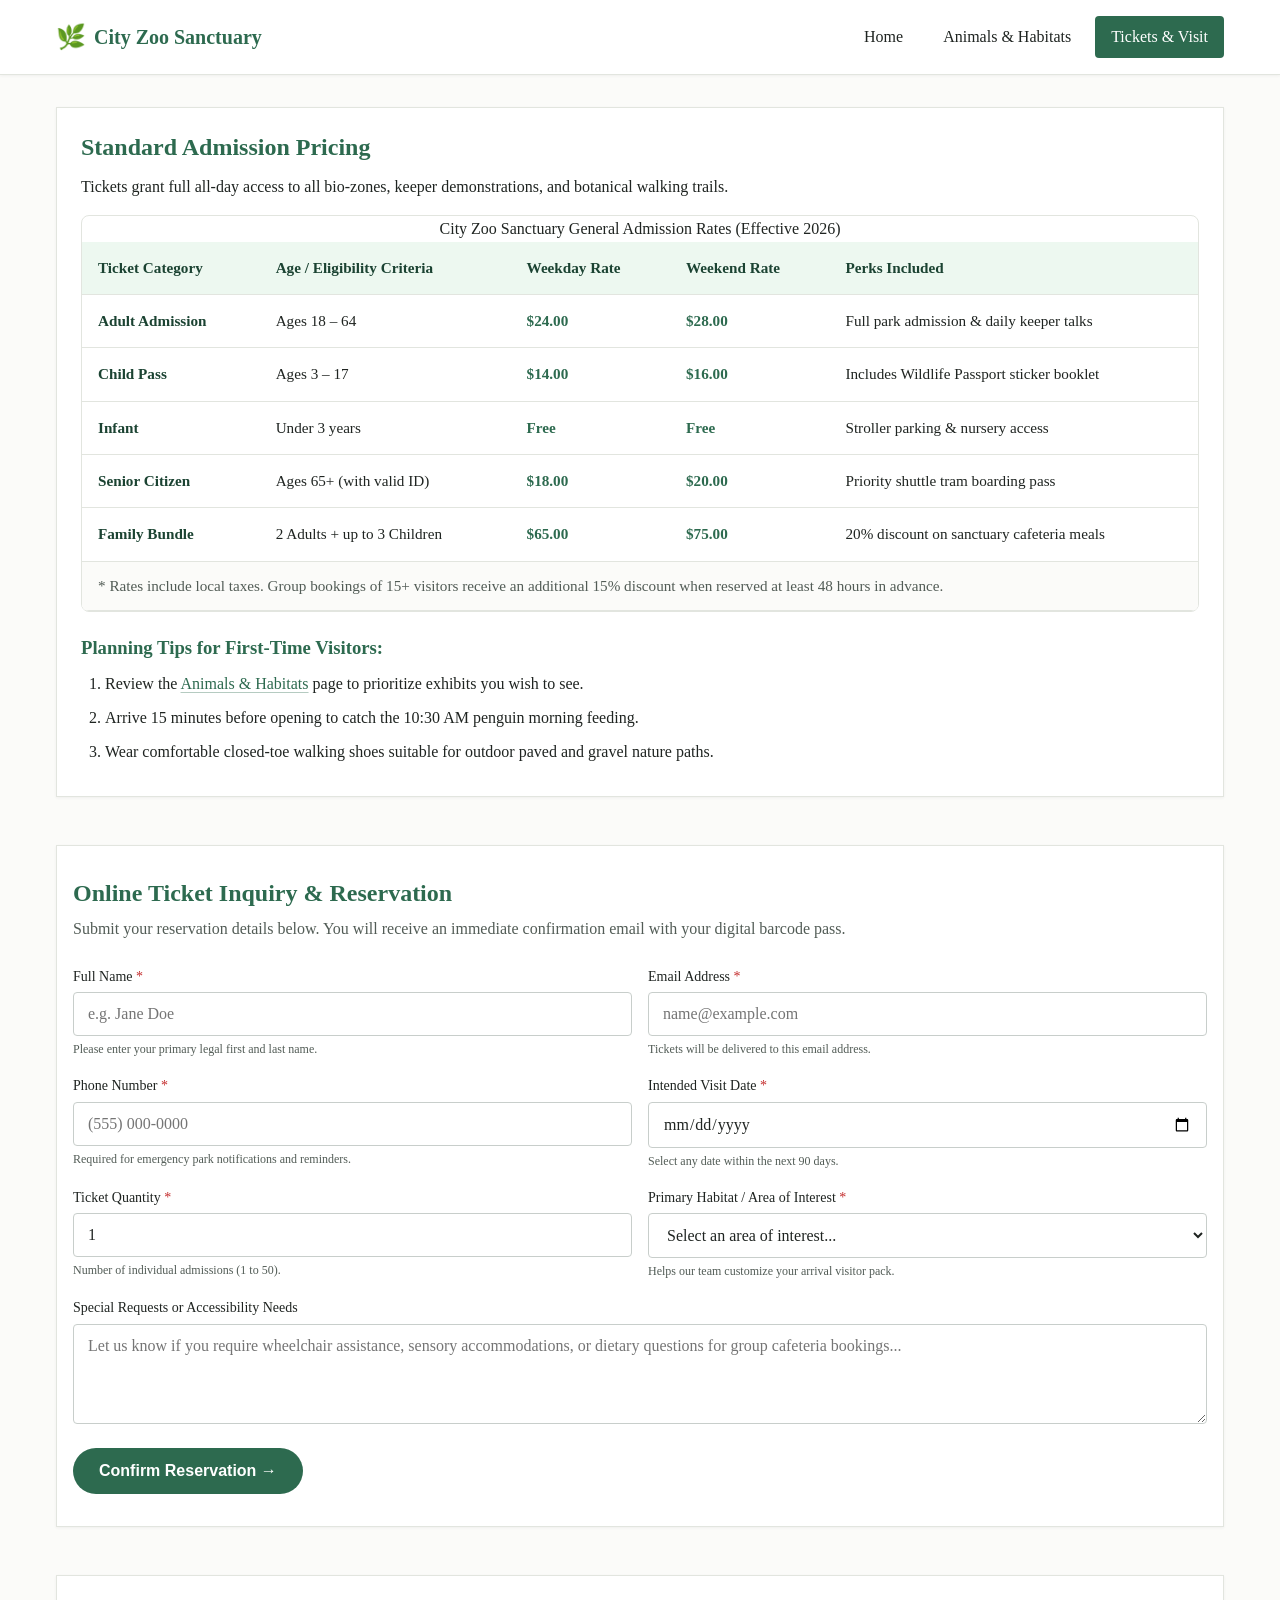
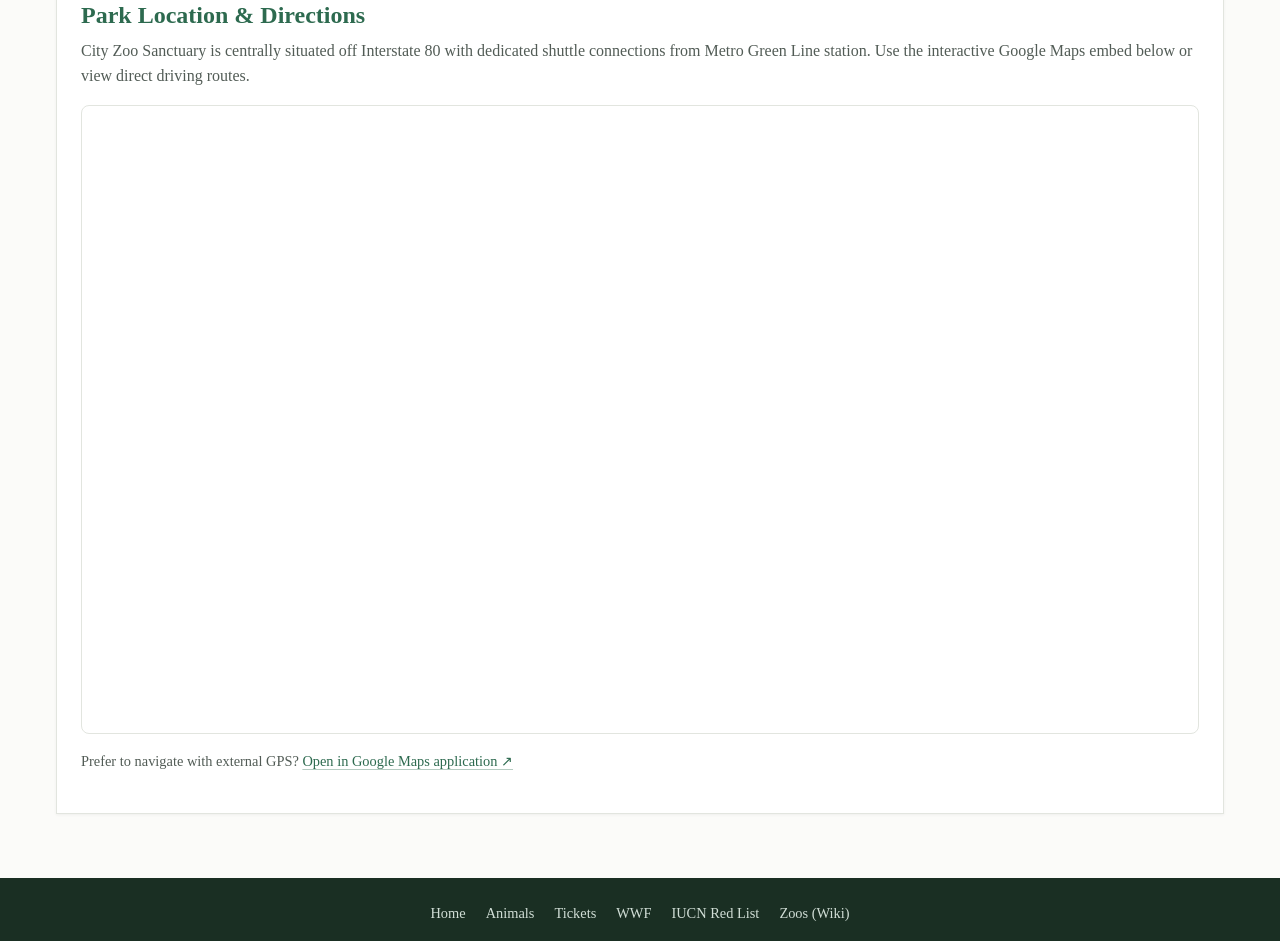
<file: Project1/tickets.html>
<!DOCTYPE html>
<html lang="en">

<head>
  <meta charset="UTF-8">
  <meta name="viewport" content="width=device-width, initial-scale=1.0">
  <meta http-equiv="X-UA-Compatible" content="IE=edge">

  <title>City Zoo Sanctuary | Admission Tickets, Pricing &amp; Directions</title>
  <meta name="description"
    content="View admission rates for adults, children, seniors, and family passes. Reserve your tickets online and find directions via our interactive map.">

  <!-- Baseline Design Tokens & Core Stylesheet -->
  <link rel="stylesheet" href="css/style.css">
</head>

<body>

  <!-- Site Header -->
  <header class="site-header">
    <div class="container navbar-container">
      <a href="index.html" class="brand-link">
        <span class="brand-logo-icon">🌿</span>
        <span>City Zoo Sanctuary</span>
      </a>

      <!-- Primary Site Navigation -->
      <nav class="site-nav">
        <ul class="nav-menu">
          <li class="nav-item"><a href="index.html" class="nav-link">Home</a></li>
          <li class="nav-item"><a href="animals.html" class="nav-link">Animals &amp; Habitats</a></li>
          <li class="nav-item"><a href="tickets.html" class="nav-link active">Tickets &amp; Visit</a></li>
        </ul>
      </nav>
    </div>
  </header>

  <!-- Main Content -->
  <main class="site-main">
    <div class="container">


      <!-- Layout Grid: Pricing Table & Booking Form -->
      <div class="tickets-layout-grid">

        <!-- Section: Structured Pricing Table -->
        <section class="content-card">
          <h2>Standard Admission Pricing</h2>
          <p>Tickets grant full all-day access to all bio-zones, keeper demonstrations, and botanical walking trails.
          </p>

          <div class="table-responsive-wrapper">
            <table class="pricing-table">
              <caption>City Zoo Sanctuary General Admission Rates (Effective 2026)</caption>
              <thead>
                <tr>
                  <th scope="col">Ticket Category</th>
                  <th scope="col">Age / Eligibility Criteria</th>
                  <th scope="col">Weekday Rate</th>
                  <th scope="col">Weekend Rate</th>
                  <th scope="col">Perks Included</th>
                </tr>
              </thead>
              <tbody>
                <tr>
                  <th scope="row">Adult Admission</th>
                  <td>Ages 18 – 64</td>
                  <td class="price-tag">$24.00</td>
                  <td class="price-tag">$28.00</td>
                  <td>Full park admission &amp; daily keeper talks</td>
                </tr>
                <tr>
                  <th scope="row">Child Pass</th>
                  <td>Ages 3 – 17</td>
                  <td class="price-tag">$14.00</td>
                  <td class="price-tag">$16.00</td>
                  <td>Includes Wildlife Passport sticker booklet</td>
                </tr>
                <tr>
                  <th scope="row">Infant</th>
                  <td>Under 3 years</td>
                  <td class="price-tag">Free</td>
                  <td class="price-tag">Free</td>
                  <td>Stroller parking &amp; nursery access</td>
                </tr>
                <tr>
                  <th scope="row">Senior Citizen</th>
                  <td>Ages 65+ (with valid ID)</td>
                  <td class="price-tag">$18.00</td>
                  <td class="price-tag">$20.00</td>
                  <td>Priority shuttle tram boarding pass</td>
                </tr>
                <tr>
                  <th scope="row">Family Bundle</th>
                  <td>2 Adults + up to 3 Children</td>
                  <td class="price-tag">$65.00</td>
                  <td class="price-tag">$75.00</td>
                  <td>20% discount on sanctuary cafeteria meals</td>
                </tr>
              </tbody>
              <tfoot>
                <tr>
                  <td colspan="5">
                    * Rates include local taxes. Group bookings of 15+ visitors receive an additional 15% discount when
                    reserved at least 48 hours in advance.
                  </td>
                </tr>
              </tfoot>
            </table>
          </div>

          <div class="mt-lg">
            <h3>Planning Tips for First-Time Visitors:</h3>
            <ol class="instruction-steps">
              <li>Review the <a href="animals.html">Animals &amp; Habitats</a> page to prioritize exhibits you wish to
                see.</li>
              <li>Arrive 15 minutes before opening to catch the 10:30 AM penguin morning feeding.</li>
              <li>Wear comfortable closed-toe walking shoes suitable for outdoor paved and gravel nature paths.</li>
            </ol>
          </div>
        </section>

        <!-- Section: Ticket Booking / Reservation Form -->
        <section class="booking-form-card">
          <h2>Online Ticket Inquiry &amp; Reservation</h2>
          <p>
            Submit your reservation details below. You will receive an immediate confirmation email with your digital
            barcode pass.
          </p>

          <form action="#" method="post" class="booking-form" novalidate>

            <!-- Contact Row: Name & Email -->
            <div class="form-row-2col">
              <div class="form-group">
                <label for="visitor-name" class="form-label">
                  Full Name <span class="required-asterisk">*</span>
                </label>
                <input type="text" id="visitor-name" name="visitor_name" class="form-input" placeholder="e.g. Jane Doe"
                  required autocomplete="name">
                <span class="form-helper">Please enter your primary legal first and last name.</span>
              </div>

              <div class="form-group">
                <label for="visitor-email" class="form-label">
                  Email Address <span class="required-asterisk">*</span>
                </label>
                <input type="email" id="visitor-email" name="visitor_email" class="form-input"
                  placeholder="name@example.com" required autocomplete="email">
                <span class="form-helper">Tickets will be delivered to this email address.</span>
              </div>
            </div>

            <!-- Row 2: Phone & Date -->
            <div class="form-row-2col">
              <div class="form-group">
                <label for="visitor-phone" class="form-label">
                  Phone Number <span class="required-asterisk">*</span>
                </label>
                <input type="tel" id="visitor-phone" name="visitor_phone" class="form-input"
                  placeholder="(555) 000-0000" pattern="[0-9+() -]{7,20}" required autocomplete="tel">
                <span class="form-helper">Required for emergency park notifications and reminders.</span>
              </div>

              <div class="form-group">
                <label for="visit-date" class="form-label">
                  Intended Visit Date <span class="required-asterisk">*</span>
                </label>
                <input type="date" id="visit-date" name="visit_date" class="form-input" required>
                <span class="form-helper">Select any date within the next 90 days.</span>
              </div>
            </div>

            <!-- Row 3: Ticket Quantity & Area Dropdown -->
            <div class="form-row-2col">
              <div class="form-group">
                <label for="ticket-quantity" class="form-label">
                  Ticket Quantity <span class="required-asterisk">*</span>
                </label>
                <input type="number" id="ticket-quantity" name="ticket_quantity" class="form-input" min="1" max="50"
                  value="1" required>
                <span class="form-helper">Number of individual admissions (1 to 50).</span>
              </div>

              <div class="form-group">
                <label for="primary-biozone" class="form-label">
                  Primary Habitat / Area of Interest <span class="required-asterisk">*</span>
                </label>
                <select id="primary-biozone" name="primary_biozone" class="form-select" required>
                  <option value="" disabled selected>Select an area of interest...</option>
                  <option value="all">All Habitats (General Admission Pass)</option>
                  <option value="savannah">African Savannah &amp; Safari Trail</option>
                  <option value="rainforest">Tropical Rainforest Canopy Walk</option>
                  <option value="marine">Coastal Marine &amp; Penguin Cove</option>
                  <option value="himalayas">Himalayan Montane &amp; Red Panda Habitat</option>
                </select>
                <span class="form-helper">Helps our team customize your arrival visitor pack.</span>
              </div>
            </div>

            <!-- Special Requests Textarea -->
            <div class="form-group">
              <label for="special-requests" class="form-label">Special Requests or Accessibility Needs</label>
              <textarea id="special-requests" name="special_requests" class="form-textarea"
                placeholder="Let us know if you require wheelchair assistance, sensory accommodations, or dietary questions for group cafeteria bookings..."></textarea>
            </div>

            <!-- Submit Button -->
            <div class="mt-xs">
              <button type="submit" class="btn btn-primary btn-form-submit">
                Confirm Reservation &rarr;
              </button>
            </div>

          </form>
        </section>

        <!-- Section: Interactive Map with iframe -->
        <section class="map-card">
          <h2>Park Location &amp; Directions</h2>
          <p>
            City Zoo Sanctuary is centrally situated off Interstate 80 with dedicated shuttle connections from Metro
            Green Line station.
            Use the interactive Google Maps embed below or view direct driving routes.
          </p>

          <div class="map-iframe-container">
            <!-- Embedded Google Map using standard <iframe> with lazy loading and permissions -->
            <iframe
              src="https://www.google.com/maps/embed?pb=!1m18!1m12!1m3!1d3151.835434509374!2d144.9537353153166!3d-37.81627977975171!2m3!1f0!2f0!3f0!3m2!1i1024!2i768!4f13.1!3m3!1m2!1s0x0%3A0x0!2zMzfCsDQ4JzU4LjYiUyAxNDTCsDU3JzEzLjQiRQ!5e0!3m2!1sen!2sus!4v1614000000000"
              title="City Zoo Sanctuary Location Map &amp; Transit Routes" loading="lazy"
              referrerpolicy="no-referrer-when-downgrade" allowfullscreen></iframe>
          </div>

          <p class="mt-md text-subtle">
            Prefer to navigate with external GPS?
            <a href="https://maps.google.com/?q=Zoo+Sanctuary" target="_blank" rel="noopener noreferrer">
              Open in Google Maps application &nearr;
            </a>
          </p>
        </section>

      </div>

    </div>
  </main>

  <!-- Footer -->
  <footer class="site-footer">
    <div class="container footer-container">
      <div class="footer-links">
        <a href="index.html">Home</a>
        <a href="animals.html">Animals</a>
        <a href="tickets.html">Tickets</a>
        <a href="https://www.worldwildlife.org" target="_blank" rel="noopener noreferrer">WWF</a>
        <a href="https://www.iucnredlist.org" target="_blank" rel="noopener noreferrer">IUCN Red List</a>
        <a href="https://en.wikipedia.org/wiki/Zoo" target="_blank" rel="noopener noreferrer">Zoos (Wiki)</a>
      </div>
    </div>
  </footer>

</body>

</html>
</file>
<file: Project1/css/style.css>
@import url('variables.css');

* {
  box-sizing: border-box;
  margin: 0;
  padding: 0;
}

html {
  font-size: 16px;
  scroll-behavior: smooth;
}

body {
  font-family: david;
  font-size: 1rem;
  line-height: 1.6;
  color: var(--color-text-main);
  background-color: var(--color-bg-main);
  display: flex;
  flex-direction: column;
  min-height: 100vh;
  overflow-x: hidden;
}

img,
video,
iframe,
embed {
  max-width: 100%;
  display: block;
}

a {
  color: var(--color-primary);
  text-decoration: underline;
  text-decoration-color: rgba(45, 106, 79, 0.35);
  text-underline-offset: 3px;
  transition: color 0.15s ease-in-out,
    text-decoration-color 0.15s ease-in-out;
}

a:hover,
a:focus-visible {
  color: var(--color-primary-hover);
  text-decoration-color: var(--color-primary-hover);
}

h1,
h2,
h3,
h4 {
  font-family: Georgia;
  line-height: 1.25;
  color: var(--color-text-main);
}

/* Layout Containers */
.container {
  width: 100%;
  max-width: 1200px;
  margin-left: auto;
  margin-right: auto;
  padding-left: 1rem;
  padding-right: 1rem;
}

.site-main {
  flex: 1 0 auto;
  padding-top: 2rem;
  padding-bottom: 4rem;
}

/* Header & Navigation */
.site-header {
  background-color: var(--color-bg-surface);
  border-bottom: 1px solid #e2e5df;
  box-shadow: 0 1px 3px rgba(0, 0, 0, 0.05);
  position: sticky;
  top: 0;
  z-index: 100;
}

.navbar-container {
  display: flex;
  flex-direction: column;
  align-items: center;
  padding-top: 0.75rem;
  padding-bottom: 0.75rem;
  gap: 0.75rem;
}

.brand-link {
  display: flex;
  align-items: center;
  gap: 0.5rem;
  text-decoration: none;
  font-size: 1.25rem;
  font-weight: 700;
  color: var(--color-primary);
}

.brand-logo-icon {
  font-size: 1.5rem;
  line-height: 1;
}

.nav-menu {
  list-style: none;
  display: flex;
  flex-direction: column;
  align-items: center;
  width: 100%;
  gap: 0.5rem;
}

.nav-item {
  width: 100%;
  text-align: center;
}

.nav-link {
  display: block;
  text-decoration: none;
  padding: 0.5rem 1rem;
  font-weight: 500;
  color: var(--color-text-main);
  border-radius: 4px;
  transition: all 0.15s ease-in-out;
}

.nav-link:hover,
.nav-link:focus-visible {
  background-color: var(--color-primary-light);
  color: var(--color-primary-hover);
}

.nav-link.active {
  background-color: var(--color-primary);
  color: var(--color-text-inverse);
}

.btn {
  display: inline-block;
  padding: 0.75rem 1.5rem;
  font-size: 1rem;
  font-weight: 600;
  text-decoration: none;
  border-radius: 9999px;
  border: 2px solid transparent;
  cursor: pointer;
  transition: transform 0.15s ease-in-out,
    box-shadow 0.15s ease-in-out,
    background-color 0.25s ease-in-out,
    border-color 0.25s ease-in-out,
    color 0.25s ease-in-out;
}

.btn:active {
  transform: translateY(0);
  box-shadow: 0 1px 3px rgba(0, 0, 0, 0.08);
}

.btn-primary {
  background-color: var(--color-primary);
  color: var(--color-text-inverse);
}

.btn-primary:hover,
.btn-primary:focus-visible {
  background-color: var(--color-primary-hover);
  color: var(--color-text-inverse);
  transform: translateY(-2px);
  box-shadow: 0 4px 12px rgba(0, 0, 0, 0.15);
}

.btn-secondary {
  background-color: transparent;
  border-color: var(--color-primary);
  color: var(--color-primary);
}

.btn-secondary:hover,
.btn-secondary:focus-visible {
  background-color: var(--color-primary-light);
  transform: translateY(-2px);
  box-shadow: 0 2px 6px rgba(45, 106, 79, 0.12);
}

/* Home Page Layout */
.home-layout-grid {
  display: grid;
  grid-template-columns: 1fr;
  gap: 2rem;
}

.home-main-column {
  display: flex;
  flex-direction: column;
  gap: 2rem;
}

.content-card {
  background-color: var(--color-bg-surface);
  border: 1px solid #e2e5df;
  padding: 1.5rem;
  box-shadow: 0 1px 3px rgba(0, 0, 0, 0.05);
  transition: transform 0.25s ease-in-out,
    box-shadow 0.25s ease-in-out;
}

.content-card:hover {
  transform: translateY(-2px);
  box-shadow: 0 4px 12px rgba(0, 0, 0, 0.08);
}

.content-card h2,
.content-card h3 {
  margin-bottom: 0.75rem;
  color: var(--color-primary);
}

/* Animal of the Month Article */
.featured-article {
  background-color: var(--color-bg-surface);
}

.featured-article-content {
  display: flex;
  flex-direction: column;
  gap: 1rem;
}

.featured-img-wrap img {
  width: 100%;
  height: 240px;
  object-fit: cover;
  border-radius: 4px;
}

/* Sidebar Aside */
.sidebar-aside {
  display: flex;
  flex-direction: column;
  gap: 1.5rem;
}

.sidebar-box {
  background-color: var(--color-bg-surface);
  border: 1px solid #e2e5df;
  padding: 1.5rem;
  box-shadow: 0 1px 3px rgba(0, 0, 0, 0.05);
}

.sidebar-box h3 {
  border-bottom: 2px solid var(--color-primary-light);
  padding-bottom: 0.5rem;
  margin-bottom: 0.75rem;
}

/* Quick Facts & Operating Hours Lists */
.facts-list,
.hours-list,
.instruction-steps {
  padding-left: 1.5rem;
  margin-top: 0.5rem;
}

.facts-list li,
.hours-list li,
.instruction-steps li {
  margin-bottom: 0.5rem;
}

.hours-highlight {
  font-weight: 700;
  color: var(--color-primary);
}

/* Animals Gallery */
.gallery-grid {
  display: grid;
  grid-template-columns: repeat(auto-fit, minmax(280px, 1fr));
  gap: 1.5rem;
  margin-top: 1.5rem;
  margin-bottom: 3rem;
}

.animal-card {
  display: flex;
  flex-direction: column;
  background-color: var(--color-bg-surface);
  border: 1px solid #e2e5df;
  overflow: hidden;
  box-shadow: 0 1px 3px rgba(0, 0, 0, 0.06);
  transition: transform 0.25s ease-in-out, box-shadow 0.25s ease-in-out;
}

.animal-card:hover {
  transform: translateY(-4px);
  box-shadow: 0 4px 12px rgba(0, 0, 0, 0.12);
}

.animal-img-wrapper {
  position: relative;
  width: 100%;
  aspect-ratio: 16 / 10;
  overflow: hidden;
  background-color: var(--color-bg-muted);
}

.animal-img-wrapper img {
  width: 100%;
  height: 100%;
  object-fit: cover;
  transition: transform 0.3s ease;
}

.animal-card:hover .animal-img-wrapper img {
  transform: scale(1.03);
}

.species-status-tag {
  position: absolute;
  top: 0.75rem;
  right: 0.75rem;
  font-size: 0.75rem;
  font-weight: 700;
  padding: 0.25rem 0.5rem;
  border-radius: 9999px;
  text-transform: uppercase;
  letter-spacing: 0.05em;
}

.status-vulnerable {
  background-color: #fef3c7;
  color: #92400e;
}

.status-endangered {
  background-color: #fee2e2;
  color: #991b1b;
}

.status-least-concern {
  background-color: #d1fae5;
  color: #065f46;
}

.animal-card-body {
  padding: 1rem;
  display: flex;
  flex-direction: column;
  flex-grow: 1;
}

.animal-card-body h3 {
  font-size: 1.25rem;
  margin-bottom: 0.25rem;
}

.scientific-name {
  font-style: italic;
  font-size: 0.875rem;
  color: var(--color-text-muted);
  margin-bottom: 0.5rem;
}

.animal-desc {
  font-size: 0.95rem;
  margin-bottom: 1rem;
  flex-grow: 1;
}

.learn-more-link {
  font-weight: 600;
  display: inline-flex;
  align-items: center;
  gap: 0.25rem;
}

/* Media Section */
.media-section {
  background-color: var(--color-bg-surface);
  border: 1px solid #e2e5df;
  padding: 2rem 1rem;
  margin-top: 3rem;
}

.media-section h2 {
  text-align: center;
  margin-bottom: 0.5rem;
}

.media-subtitle {
  text-align: center;
  color: var(--color-text-muted);
  margin-bottom: 2rem;
}

.media-grid {
  display: grid;
  grid-template-columns: 1fr;
  gap: 2rem;
}

.media-item {
  background-color: var(--color-bg-main);
  border: 1px solid #e2e5df;
  padding: 1rem;
}

.media-item h3 {
  margin-bottom: 0.5rem;
  font-size: 1.125rem;
}

.media-item p {
  font-size: 0.875rem;
  color: var(--color-text-muted);
  margin-bottom: 0.75rem;
}

.video-container {
  width: 100%;
  aspect-ratio: 16 / 9;
  border-radius: 4px;
  overflow: hidden;
  background-color: #000000;
}

.video-container video,
.video-container iframe {
  width: 100%;
  height: 100%;
  border: 0;
  display: block;
}

.audio-container audio {
  width: 100%;
  margin-top: 0.5rem;
}

.embed-pdf-container {
  width: 100%;
  height: 380px;
  border-radius: 4px;
  overflow: hidden;
  border: 1px solid var(--color-border-medium);
}

.embed-pdf-container embed {
  width: 100%;
  height: 100%;
}

.fallback-text {
  font-size: 0.75rem;
  margin-top: 0.5rem;
  color: var(--color-text-muted);
}

.fallback-text-spaced {
  margin-top: 1rem;
}

/* Reusable utility classes for typography & spacing */
.text-center {
  text-align: center;
}

.gallery-title {
  text-align: center;
  color: var(--color-primary);
}

.gallery-subtitle {
  text-align: center;
  color: var(--color-text-muted);
  max-width: 650px;
  margin: 0.5rem auto 1.5rem auto;
}

.article-heading-spaced {
  margin-top: 0.5rem;
}

.text-subtle {
  font-size: 0.9rem;
  color: var(--color-text-muted);
}

.text-subtle-sm {
  margin-top: 0.75rem;
  font-size: 0.85rem;
}

.mt-2xs {
  margin-top: 0.25rem;
}

.mt-xs {
  margin-top: 0.5rem;
}

.mt-sm {
  margin-top: 0.75rem;
}

.mt-md {
  margin-top: 1rem;
}

.mt-lg {
  margin-top: 1.5rem;
}

.mb-xs {
  margin-bottom: 0.5rem;
}

.btn-form-submit {
  min-width: 220px;
}

/* Tickets, Form & Map */
.tickets-layout-grid {
  display: grid;
  grid-template-columns: 1fr;
  gap: 3rem;
}

/* Pricing Table */
.table-responsive-wrapper {
  width: 100%;
  overflow-x: auto;
  -webkit-overflow-scrolling: touch;
  margin-top: 1rem;
  border: 1px solid #e2e5df;
  border-radius: 8px;
}

.pricing-table {
  width: 100%;
  border-collapse: collapse;
  text-align: left;
  background-color: var(--color-bg-surface);
}

.pricing-table thead {
  background-color: var(--color-primary-surface);
}

.pricing-table th,
.pricing-table td {
  padding: 0.875rem 1rem;
  border-bottom: 1px solid #e2e5df;
  font-size: 0.95rem;
}

.pricing-table th {
  color: var(--color-primary-hover);
  font-weight: 600;
}

.pricing-table tbody tr:hover {
  background-color: var(--color-bg-muted);
}

.pricing-table tfoot {
  font-size: 0.75rem;
  color: var(--color-text-muted);
  background-color: var(--color-bg-main);
}

.pricing-table tfoot td {
  padding: 0.75rem 1rem;
}

.price-tag {
  font-weight: 700;
  color: var(--color-primary);
}

/* Reservation Form (Flexbox Controls) */
.booking-form-card {
  background-color: var(--color-bg-surface);
  border: 1px solid #e2e5df;
  padding: 2rem 1rem;
  box-shadow: 0 1px 3px rgba(0, 0, 0, 0.05);
}

.booking-form-card h2 {
  margin-bottom: 0.5rem;
  color: var(--color-primary);
}

.booking-form-card p {
  color: var(--color-text-muted);
  margin-bottom: 1.5rem;
}

.booking-form {
  display: flex;
  flex-direction: column;
  gap: 1rem;
}

.form-group {
  display: flex;
  flex-direction: column;
  gap: 0.25rem;
}

.form-row-2col {
  display: flex;
  flex-direction: column;
  gap: 1rem;
}

.form-label {
  font-size: 0.875rem;
  font-weight: 500;
  color: var(--color-text-main);
}

.required-asterisk {
  color: #c53030;
}

.form-input,
.form-select,
.form-textarea {
  width: 100%;
  padding: 0.75rem 0.875rem;
  font-family: inherit;
  font-size: 1rem;
  border: 1px solid var(--color-border-medium);
  border-radius: 4px;
  background-color: #ffffff;
  color: var(--color-text-main);
  transition: border-color 0.15s, box-shadow 0.15s;
}

.form-input:focus,
.form-select:focus,
.form-textarea:focus {
  outline: none;
  border-color: #2d6a4f;
  box-shadow: 0 0 0 3px var(--color-primary-light);
}

.form-textarea {
  min-height: 100px;
  resize: vertical;
}

.form-helper {
  font-size: 0.75rem;
  color: var(--color-text-muted);
}

/* Map Section (iframe) */
.map-card {
  background-color: var(--color-bg-surface);
  border: 1px solid #e2e5df;
  padding: 1.5rem;
  box-shadow: 0 1px 3px rgba(0, 0, 0, 0.05);
}

.map-card h2 {
  margin-bottom: 0.5rem;
  color: var(--color-primary);
}

.map-card p {
  color: var(--color-text-muted);
  margin-bottom: 1rem;
}

.map-iframe-container {
  width: 100%;
  aspect-ratio: 16 / 9;
  border-radius: 8px;
  overflow: hidden;
  border: 1px solid #e2e5df;
}

.map-iframe-container iframe {
  width: 100%;
  height: 100%;
  border: 0;
}

/* Footer */
.site-footer {
  background-color: #1a2f23;
  color: #d1ded6;
  padding: 1.5rem 0 1rem 0;
  margin-top: auto;
}

.footer-container {
  display: flex;
  flex-direction: column;
  align-items: center;
  text-align: center;
  gap: 0.75rem;
}

.footer-links {
  display: flex;
  flex-wrap: wrap;
  justify-content: center;
  gap: 1.25rem;
}

.footer-links a {
  color: #d1ded6;
  text-decoration: none;
  font-size: 0.9rem;
  transition: color 0.15s ease-in-out;
}

.footer-links a:hover,
.footer-links a:focus-visible {
  color: #8ce1a4;
  text-decoration: underline;
}

/* Responsive Breakpoint: Desktop (> 768px) */
@media (min-width: 769px) {
  .site-header {
    padding: 0;
  }

  .navbar-container {
    flex-direction: row;
    justify-content: space-between;
    padding-top: 1rem;
    padding-bottom: 1rem;
  }

  .nav-menu {
    flex-direction: row;
    width: auto;
    gap: 0.5rem;
  }

  .nav-item {
    width: auto;
  }

  /* Home Desktop Split: 2fr Main Content, 1fr Sidebar Aside */
  .home-layout-grid {
    grid-template-columns: 2fr 1fr;
    gap: 3rem;
    align-items: start;
  }

  .featured-article-content {
    flex-direction: row;
    align-items: center;
  }

  .featured-img-wrap {
    flex: 0 0 45%;
  }

  .featured-article-body {
    flex: 1;
  }

  /* Media Section Grid (Video, Audio & PDF side by side) */
  .media-grid {
    grid-template-columns: repeat(3, 1fr);
  }

  /* Tickets Desktop 2-column form rows */
  .form-row-2col {
    flex-direction: row;
  }

  .form-row-2col .form-group {
    flex: 1;
  }
}
</file>
